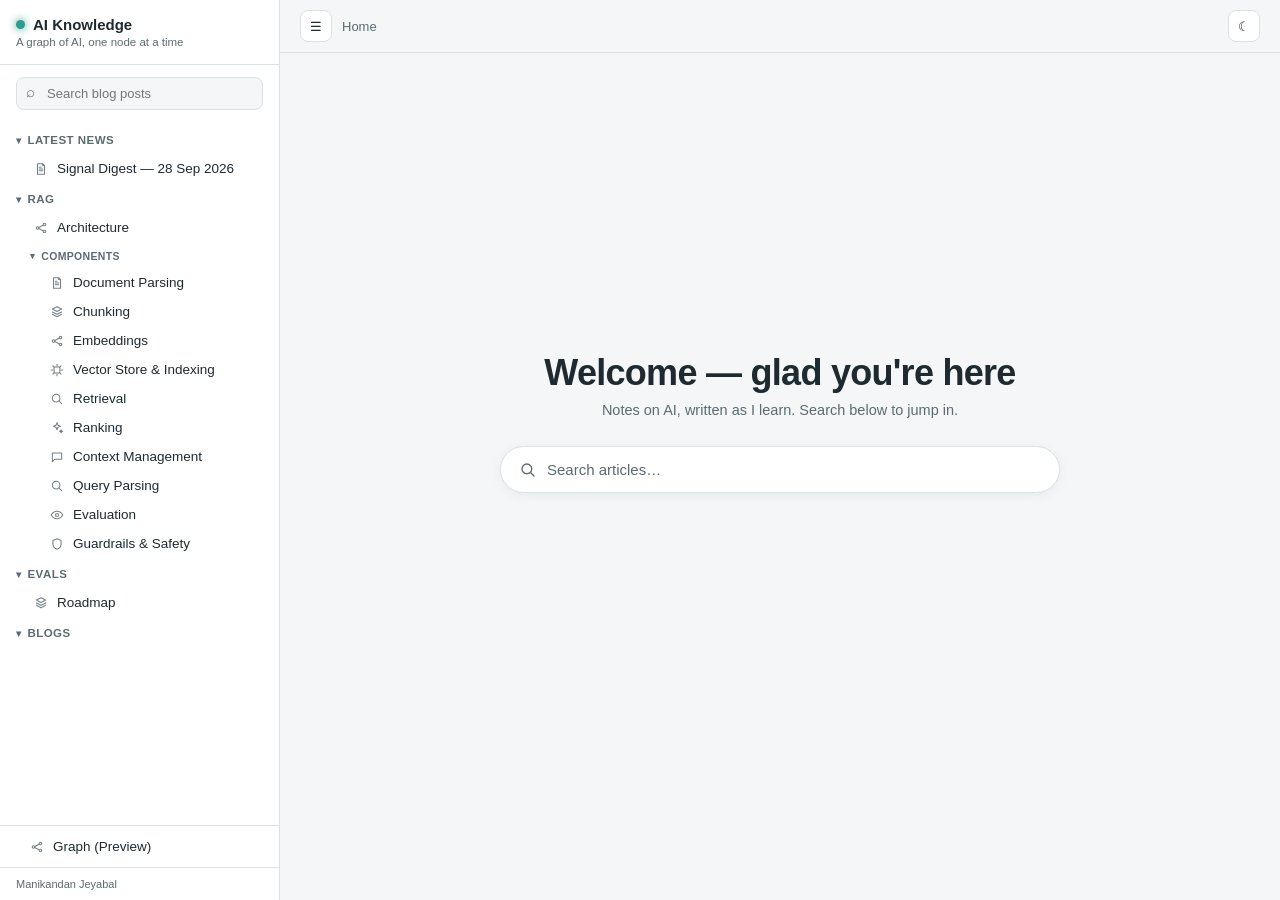
<file: index.html>
<!DOCTYPE html>
<html lang="en">
<head>
<meta charset="UTF-8" />
<meta name="viewport" content="width=device-width, initial-scale=1.0" />
<title>AI Knowledge</title>
<meta name="description" content="An interactive graph of AI knowledge — topics, workflows, and articles." />
<link rel="stylesheet" href="css/style.css" />
<link rel="stylesheet" href="css/evals.css" />
<link rel="stylesheet" href="css/rag-page.css" />
<link rel="stylesheet" href="css/news-page.css" />
</head>
<body>
  <div class="app" id="app">
    <nav class="sidebar" id="sidebar"></nav>
    <div class="main">
      <div class="topbar">
        <button class="icon-btn" id="nav-toggle" title="Toggle menu">☰</button>
        <span class="breadcrumb" id="breadcrumb">Home</span>
        <span class="spacer"></span>
        <div class="topbar-center">
          <div class="search-bar" id="search-bar">
            <div class="search-bar-field">
              <span class="search-bar-icon" id="search-bar-icon"></span>
              <input type="text" id="global-search" class="search-bar-input" placeholder="Search topics & posts…" autocomplete="off" />
              <kbd>⌘K</kbd>
            </div>
            <div class="search-dropdown" id="search-dropdown" hidden></div>
          </div>
        </div>
        <button class="icon-btn" id="theme-toggle" title="Toggle theme">☾</button>
      </div>
      <div id="main-content"></div>
    </div>
  </div>

  <script src="js/theme.js"></script>
  <script src="js/icons.js"></script>
  <script src="js/markdown.js"></script>
  <script src="js/graph.js"></script>
  <script src="js/sidebar.js"></script>
  <script src="js/evals.js"></script>
  <script src="js/ragPage.js"></script>
  <script src="js/modal.js"></script>
  <script src="js/palette.js"></script>
  <script src="js/app.js"></script>
</body>
</html>
</file>
<file: css/style.css>
:root {
  --bg: #f4f6f7;
  --bg-elevated: #ffffff;
  --text: #1e2a30;
  --text-dim: #5c6b72;
  --border: #dbe2e4;
  --accent: #2a9d8f;
  --accent-2: #3fb8a8;
  --accent-3: #c2542c;
  --node-fill: #ffffff;
  --node-stroke: #2a9d8f;
  --edge: #cfd8da;
  --shadow: 0 2px 12px rgba(20, 34, 38, 0.06);
  --radius: 14px;
  --font: -apple-system, BlinkMacSystemFont, "Segoe UI", Roboto, Inter, sans-serif;
  --mono: "SF Mono", Menlo, Consolas, monospace;
}

[data-theme="dark"] {
  --bg: #10181a;
  --bg-elevated: #162023;
  --text: #e7edee;
  --text-dim: #93a3a7;
  --border: #253337;
  --accent: #45c4b3;
  --accent-2: #2a9d8f;
  --accent-3: #e8896b;
  --node-fill: #182226;
  --node-stroke: #45c4b3;
  --edge: #2c3d41;
  --shadow: 0 2px 16px rgba(0, 0, 0, 0.4);
}

* { box-sizing: border-box; }

html, body {
  margin: 0;
  padding: 0;
  background: var(--bg);
  color: var(--text);
  font-family: var(--font);
  height: 100%;
}

a { color: var(--accent); text-decoration: none; }
a:hover { text-decoration: underline; }

button {
  font-family: inherit;
  cursor: pointer;
  border: 1px solid var(--border);
  background: var(--bg-elevated);
  color: var(--text);
  border-radius: 8px;
  padding: 6px 10px;
}
button:hover { border-color: var(--accent); }

/* ---------- Layout ---------- */

.app {
  display: grid;
  grid-template-columns: 280px 1fr;
  height: 100vh;
  overflow: hidden;
  transition: grid-template-columns 0.2s ease;
}
.app.sidebar-collapsed {
  grid-template-columns: 0px 1fr;
}

.main {
  grid-column: 2;
  overflow-y: auto;
  height: 100vh;
  position: relative;
}

/* ---------- Sidebar ---------- */

.sidebar {
  border-right: 1px solid var(--border);
  background: var(--bg-elevated);
  display: flex;
  flex-direction: column;
  overflow: hidden;
  white-space: nowrap;
}

.sidebar-header {
  padding: 16px;
  border-bottom: 1px solid var(--border);
}

.sidebar-title {
  font-weight: 700;
  font-size: 15px;
  display: flex;
  align-items: center;
  gap: 8px;
  color: var(--text);
}
.sidebar-title:hover { text-decoration: none; color: var(--accent); }
.sidebar-title .dot {
  width: 9px; height: 9px; border-radius: 50%;
  background: var(--accent);
  box-shadow: 0 0 8px var(--accent);
}
.sidebar-tagline {
  font-size: 11.5px;
  color: var(--text-dim);
  margin-top: 3px;
}

.search-box {
  margin: 12px 16px;
  position: relative;
}
.search-box input {
  width: 100%;
  padding: 8px 10px 8px 30px;
  border-radius: 8px;
  border: 1px solid var(--border);
  background: var(--bg);
  color: var(--text);
  font-size: 13px;
}
.search-box::before {
  content: "⌕";
  position: absolute;
  left: 10px; top: 6px;
  color: var(--text-dim);
  font-size: 15px;
}

.nav-scroll {
  overflow-y: auto;
  flex: 1;
  padding: 4px 8px 16px;
}

.nav-group { margin-bottom: 2px; }
.nav-group-header {
  display: flex;
  align-items: center;
  gap: 6px;
  padding: 8px 8px;
  font-size: 11.5px;
  font-weight: 700;
  text-transform: uppercase;
  letter-spacing: 0.04em;
  color: var(--text-dim);
  cursor: pointer;
  border-radius: 6px;
  user-select: none;
}
.nav-group-header:hover { background: var(--bg); color: var(--text); }
.nav-group-header .chevron {
  transition: transform 0.15s ease;
  font-size: 10px;
}
.nav-group.collapsed .chevron { transform: rotate(-90deg); }
.nav-group.collapsed .nav-items { display: none; }

.nav-items { padding-left: 4px; }
.nav-item {
  display: flex;
  align-items: center;
  gap: 9px;
  padding: 7px 10px 7px 22px;
  font-size: 13.5px;
  border-radius: 6px;
  color: var(--text);
  position: relative;
}
.nav-item:hover { background: var(--bg); text-decoration: none; }
.nav-item.active { background: var(--accent); color: white; }
.nav-item.hidden { display: none; }
.nav-item-icon {
  display: flex;
  flex: 0 0 auto;
  color: var(--text-dim);
  opacity: 0.85;
}
.nav-item.active .nav-item-icon { color: white; opacity: 1; }
.nav-item-text { overflow: hidden; text-overflow: ellipsis; white-space: nowrap; }

.nav-subgroup { margin: 2px 0; }
.nav-subgroup-header {
  display: flex;
  align-items: center;
  gap: 6px;
  padding: 6px 8px 6px 18px;
  font-size: 10.5px;
  font-weight: 700;
  text-transform: uppercase;
  letter-spacing: 0.03em;
  color: var(--text-dim);
  cursor: pointer;
  border-radius: 6px;
  user-select: none;
}
.nav-subgroup-header:hover { background: var(--bg); color: var(--text); }
.nav-subgroup-header .chevron { transition: transform 0.15s ease; font-size: 9px; }
.nav-subgroup.collapsed .chevron { transform: rotate(-90deg); }
.nav-subgroup.collapsed .nav-items { display: none; }
.nav-subgroup .nav-item { padding-left: 34px; }
.nav-subgroup-header a.nav-subgroup-link {
  flex: 1; color: inherit; overflow: hidden; text-overflow: ellipsis; white-space: nowrap;
}
.nav-subgroup-header a.nav-subgroup-link:hover { color: var(--accent); }

.sidebar-pinned {
  padding: 6px 8px;
  border-top: 1px solid var(--border);
}

.sidebar-footer {
  padding: 10px 16px;
  border-top: 1px solid var(--border);
  display: flex;
  justify-content: space-between;
  align-items: center;
}

/* ---------- Topbar ---------- */

.topbar {
  position: sticky;
  top: 0;
  z-index: 20;
  display: flex;
  align-items: center;
  gap: 10px;
  padding: 10px 20px;
  background: color-mix(in srgb, var(--bg) 88%, transparent);
  backdrop-filter: blur(8px);
  border-bottom: 1px solid var(--border);
}
.topbar-center {
  position: absolute;
  left: 50%;
  top: 50%;
  transform: translate(-50%, -50%);
}
.icon-btn {
  width: 32px; height: 32px;
  display: flex; align-items: center; justify-content: center;
  padding: 0; border-radius: 8px;
}
.breadcrumb { font-size: 13px; color: var(--text-dim); }
.breadcrumb b { color: var(--text); }
.breadcrumb .crumb-home { color: var(--text-dim); }
.breadcrumb .crumb-home:hover { color: var(--accent); text-decoration: none; }
.spacer { flex: 1; }

/* ---------- Home search page ---------- */

.home-search-page {
  min-height: calc(100vh - 53px);
  display: flex;
  align-items: center;
  justify-content: center;
  padding: 20px;
}
.home-search-hero {
  width: 100%;
  display: flex;
  flex-direction: column;
  align-items: center;
  text-align: center;
  transform: translateY(-6vh);
}
.home-logo {
  font-size: 36px;
  letter-spacing: -0.02em;
  margin: 0 0 8px;
}
.home-tagline {
  color: var(--text-dim);
  font-size: 14.5px;
  margin: 0 0 28px;
}
.search-bar.search-bar-lg {
  width: min(560px, 90vw);
}
.search-bar-lg .search-bar-field {
  padding: 13px 18px;
  border-radius: 999px;
  box-shadow: var(--shadow);
}
.search-bar-lg .search-bar-input {
  font-size: 15px;
}

/* ---------- Graph preview ---------- */

.graph-wrap {
  margin: 0 20px 24px;
  border: 1px solid var(--border);
  border-radius: var(--radius);
  background: var(--bg-elevated);
  box-shadow: var(--shadow);
  overflow: hidden;
  position: relative;
  height: calc(100vh - 190px);
  min-height: 480px;
}
.graph-canvas {
  width: 100%;
  height: 100%;
}
.graph-wrap svg {
  width: 100%;
  height: 100%;
  cursor: grab;
  display: block;
}
.graph-wrap svg:active { cursor: grabbing; }

.graph-hint {
  position: absolute;
  bottom: 10px; left: 12px;
  font-size: 11px;
  color: var(--text-dim);
  background: color-mix(in srgb, var(--bg-elevated) 80%, transparent);
  padding: 4px 8px;
  border-radius: 6px;
  pointer-events: none;
}

.graph-controls {
  position: absolute;
  top: 10px; right: 10px;
  display: flex;
  gap: 6px;
}

.node-circle {
  fill: var(--node-fill);
  stroke: var(--node-stroke);
  stroke-width: 2px;
  transition: r 0.15s ease, filter 0.15s ease;
  cursor: pointer;
}
.node-circle.blog { stroke: var(--accent-3); stroke-dasharray: 4 3; }
.node-circle.rag { stroke: var(--accent-2); }
.node-group:hover .node-circle {
  filter: drop-shadow(0 0 8px var(--node-stroke));
}
.node-label {
  font-size: 11px;
  fill: var(--text);
  pointer-events: none;
  font-family: var(--font);
  text-anchor: middle;
}
.edge-line {
  stroke: var(--edge);
  stroke-width: 1.4px;
}
.node-group.dimmed { opacity: 0.25; }
.edge-line.dimmed { opacity: 0.12; }

/* ---------- Search bar ---------- */

.search-bar {
  position: relative;
  width: 380px;
}
.search-bar-field {
  display: flex;
  align-items: center;
  gap: 8px;
  padding: 8px 12px;
  background: var(--bg-elevated);
  border: 1px solid var(--border);
  border-radius: 999px;
  transition: border-color .15s;
}
.search-bar-field:focus-within {
  border-color: var(--accent);
}
.search-bar-icon { color: var(--text-dim); display: flex; flex: 0 0 auto; }
.search-bar-input {
  flex: 1;
  border: none;
  outline: none;
  background: transparent;
  color: var(--text);
  font-size: 13px;
  font-family: inherit;
}
.search-bar-input::placeholder { color: var(--text-dim); }
.search-bar-field kbd {
  font-family: var(--mono);
  font-size: 10.5px;
  color: var(--text-dim);
  border: 1px solid var(--border);
  border-radius: 4px;
  padding: 1px 5px;
}
.search-dropdown {
  position: absolute;
  top: calc(100% + 8px);
  left: 0;
  right: 0;
  background: var(--bg-elevated);
  border: 1px solid var(--border);
  border-radius: 12px;
  box-shadow: var(--shadow);
  padding: 6px;
  max-height: 340px;
  overflow-y: auto;
  z-index: 100;
}
.search-dropdown[hidden] { display: none; }
.palette-row {
  display: flex;
  align-items: center;
  gap: 10px;
  padding: 9px 10px;
  border-radius: 8px;
  cursor: pointer;
  font-size: 13.5px;
}
.palette-row-icon { color: var(--text-dim); display: flex; flex: 0 0 auto; }
.palette-row-title { flex: 1; color: var(--text); }
.palette-row-meta { font-size: 11.5px; color: var(--text-dim); }
.palette-row.selected { background: var(--accent); }
.palette-row.selected .palette-row-title,
.palette-row.selected .palette-row-meta,
.palette-row.selected .palette-row-icon { color: white; }
.palette-empty { padding: 20px; text-align: center; color: var(--text-dim); font-size: 13px; }

/* ---------- Content pages ---------- */

.page {
  max-width: 760px;
  margin: 0 auto;
  padding: 28px 24px 80px;
}
.page-eyebrow {
  font-size: 12px;
  text-transform: uppercase;
  letter-spacing: 0.05em;
  color: var(--accent);
  font-weight: 700;
  margin-bottom: 6px;
}
.page h1 { font-size: 28px; margin: 0 0 14px; }
.page-meta { color: var(--text-dim); font-size: 13px; margin-bottom: 22px; }
.page-summary {
  font-size: 15.5px;
  color: var(--text-dim);
  border-left: 3px solid var(--accent);
  padding-left: 14px;
  margin-bottom: 24px;
}
.md-body { font-size: 15.5px; line-height: 1.7; }
.md-body h2 { font-size: 19px; margin-top: 32px; }
.md-body h3 { font-size: 16px; margin-top: 24px; }
.md-body p { margin: 12px 0; }
.md-body ul { padding-left: 22px; }
.md-body li { margin: 6px 0; }
.md-body code {
  background: var(--bg-elevated);
  border: 1px solid var(--border);
  border-radius: 4px;
  padding: 1px 5px;
  font-family: var(--mono);
  font-size: 0.9em;
}
.md-body em { color: var(--text-dim); }

.related-chips {
  margin-top: 30px;
  padding-top: 18px;
  border-top: 1px solid var(--border);
  display: flex;
  flex-wrap: wrap;
  gap: 8px;
}
.chip {
  display: inline-block;
  padding: 6px 12px;
  border-radius: 999px;
  border: 1px solid var(--border);
  background: var(--bg-elevated);
  font-size: 12.5px;
  color: var(--text);
}
.chip:hover { border-color: var(--accent); text-decoration: none; }
.chip.blog { border-color: var(--accent-3); }
.chip.rag { border-color: var(--accent-2); }

/* ---------- Blog list ---------- */

.blog-list { display: flex; flex-direction: column; gap: 4px; }
.blog-card {
  display: block;
  padding: 16px;
  border: 1px solid var(--border);
  border-radius: 10px;
  margin-bottom: 12px;
  background: var(--bg-elevated);
}
.blog-card:hover { border-color: var(--accent); text-decoration: none; }
.blog-card h3 { margin: 4px 0 6px; font-size: 17px; color: var(--text); }
.blog-card .date { font-size: 12px; color: var(--text-dim); }
.blog-card .summary { font-size: 13.5px; color: var(--text-dim); margin-top: 6px; }

.empty-state {
  color: var(--text-dim);
  padding: 60px 20px;
  text-align: center;
}

@media (max-width: 760px) {
  .app { grid-template-columns: 0px 1fr !important; }
  .sidebar {
    position: fixed;
    z-index: 40;
    top: 0; left: 0;
    height: 100vh;
    width: 260px;
    box-shadow: var(--shadow);
    transform: translateX(-100%);
    transition: transform 0.2s ease;
  }
  .app:not(.sidebar-collapsed) .sidebar { transform: translateX(0); }

  .topbar { padding: 10px 12px; gap: 8px; }
  .breadcrumb { display: none; }
  .topbar-center { position: static; top: auto; left: auto; transform: none; flex: 1; min-width: 0; }
  .search-bar { width: 100%; }
  .search-bar-field kbd { display: none; }
}
</file>
<file: css/evals.css>
/* EVALS roadmap — long-form reference page, styled with the site's own
   design tokens (css/style.css). Per-era accent colors are kept as a
   wayfinding device (module dot, left borders) but everything else —
   font, radius, card treatment — follows the rest of the app. */

.evals-page {
  --e0: #5b6e74; --e1: #3a5a7d; --e2: #2a9d8f; --e3: #5f7a2e; --e4: #8a6d1f;
  --e5: #c2542c; --e6: #9b3350; --e7: #6e3a7e; --e8: #2f3e8c; --e9: #155e63;

  display: grid;
  grid-template-columns: minmax(0, 1fr) 250px;
  gap: 48px;
  max-width: 1180px;
  margin: 0 auto;
  padding: 28px 24px 100px;
  align-items: start;
}
[data-theme="dark"] .evals-page {
  --e0: #93a7ad; --e1: #7ea0d6; --e2: #45c4b3; --e3: #9bc169; --e4: #d6b158;
  --e5: #e8896b; --e6: #dd7794; --e7: #bb84cb; --e8: #8298e0; --e9: #45b3b9;
}

.evals-page .hidden { display: none !important; }

/* ---------- hero ---------- */
.evals-content .hero { margin: 0 0 40px; }
.evals-content .hero h1 {
  font-size: clamp(28px, 4vw, 40px);
  line-height: 1.1;
  font-weight: 700;
  letter-spacing: -0.015em;
  margin: 0 0 14px;
  max-width: 16ch;
  color: var(--text);
}
.evals-content .hero .standfirst {
  font-size: 15.5px;
  color: var(--text-dim);
  max-width: 64ch;
  margin: 0 0 24px;
  line-height: 1.7;
}
.evals-content .hero .standfirst em { color: var(--text); font-style: italic; }

.evals-content .railfig {
  background: var(--bg-elevated);
  border: 1px solid var(--border);
  border-radius: var(--radius);
  padding: 18px 18px 12px;
  box-shadow: var(--shadow);
}
.evals-content .railfig svg { display: block; width: 100%; height: auto; }
.evals-content .figcap {
  font-family: var(--mono);
  font-size: 11px;
  color: var(--text-dim);
  margin-top: 10px;
  line-height: 1.6;
}

/* ---------- modules ---------- */
.evals-content .module {
  padding-top: 40px;
  margin-top: 32px;
  border-top: 1px solid var(--border);
  scroll-margin-top: 76px;
}
.evals-content .module:first-of-type { border-top: none; padding-top: 0; margin-top: 0; }
.evals-content .mhead {
  display: flex; gap: 14px; align-items: baseline; flex-wrap: wrap;
  margin-bottom: 8px;
}
.evals-content .mhead .era-yr {
  font-family: var(--mono); font-size: 11px; color: var(--era);
  border: 1px solid var(--era); padding: 3px 10px; border-radius: 999px;
  white-space: nowrap;
}
.evals-content .module h2 {
  font-size: 24px; font-weight: 700; letter-spacing: -0.01em;
  margin: 0; line-height: 1.2; color: var(--text);
}
.evals-content .module .intro { max-width: 70ch; color: var(--text-dim); font-size: 15px; line-height: 1.7; }
.evals-content .module .intro strong { color: var(--text); font-weight: 600; }
.evals-content h3 {
  font-size: 17px; font-weight: 700; margin: 30px 0 8px;
  letter-spacing: -0.005em; max-width: 60ch; color: var(--text);
}
.evals-content h4 { font-size: 14.5px; font-weight: 700; margin: 20px 0 6px; color: var(--text); }
.evals-content p { max-width: 72ch; margin: 10px 0; font-size: 15px; line-height: 1.7; color: var(--text); }
.evals-content ul, .evals-content ol { max-width: 72ch; padding-left: 22px; font-size: 15px; line-height: 1.7; }
.evals-content li { margin: 5px 0; }
.evals-content a { color: var(--accent); }
.evals-content a:hover { text-decoration: underline; }

/* ---------- metric entry ---------- */
.evals-content .metric {
  border: 1px solid var(--border);
  border-left: 3px solid var(--era);
  background: var(--bg-elevated);
  border-radius: var(--radius);
  padding: 16px 20px 18px;
  margin: 20px 0;
}
.evals-content .metric > .name {
  font-family: var(--mono); font-size: 13px; font-weight: 700; color: var(--era);
  display: flex; gap: 10px; align-items: baseline; flex-wrap: wrap; margin-bottom: 6px;
}
.evals-content .metric > .name .born { font-weight: 400; color: var(--text-dim); font-size: 11px; }
.evals-content .metric p { margin: 8px 0; max-width: 70ch; }
.evals-content .metric p:first-of-type { margin-top: 2px; }

/* ---------- formula ---------- */
.evals-content .f {
  font-family: var(--mono); font-size: 13px; line-height: 1.9;
  background: var(--bg); border: 1px solid var(--border); border-radius: 8px;
  padding: 12px 16px; margin: 12px 0; overflow-x: auto; white-space: pre;
  color: var(--text);
}
.evals-content .f .c { color: var(--text-dim); }
.evals-content .f b { color: var(--era); font-weight: 700; }
.evals-content code {
  font-family: var(--mono); font-size: 0.86em; background: var(--bg-elevated);
  border: 1px solid var(--border); padding: 1px 5px; border-radius: 4px;
}

/* ---------- w/w/w block ---------- */
.evals-content .www { margin: 14px 0 4px; display: grid; gap: 2px; }
.evals-content .www div {
  display: grid; grid-template-columns: 5.4rem 1fr; gap: 12px; align-items: baseline;
  padding: 6px 0; border-top: 1px dotted var(--border);
}
.evals-content .www div:first-child { border-top: 1px solid var(--border); }
.evals-content .www dt, .evals-content .www .k { font-family: var(--mono); font-size: 11px; color: var(--era); }
.evals-content .www .v { font-size: 14px; color: var(--text-dim); max-width: 64ch; }
.evals-content .www .v strong { color: var(--text); font-weight: 600; }

/* ---------- callouts ---------- */
.evals-content .ask {
  border: 1px solid var(--era); background: var(--bg-elevated);
  padding: 16px 20px; margin: 20px 0; border-radius: var(--radius);
}
.evals-content .ask .q { font-weight: 700; font-size: 15.5px; margin: 0 0 6px; max-width: 70ch; color: var(--text); }
.evals-content .ask .q::before {
  content: "Interview question "; font-family: var(--mono); font-size: 11px;
  color: var(--era); display: block; font-weight: 400; margin-bottom: 4px; letter-spacing: 0.01em;
}
.evals-content .ask p { font-size: 14.5px; color: var(--text-dim); margin: 8px 0; }
.evals-content .ask p strong { color: var(--text); }
.evals-content .trap {
  border: 1px solid var(--border); border-left: 3px solid var(--e5);
  background: var(--bg-elevated); border-radius: var(--radius);
  padding: 14px 18px; margin: 16px 0;
}
.evals-content .trap p { margin: 4px 0; font-size: 14.5px; color: var(--text-dim); }
.evals-content .trap p:first-child::before {
  content: "Where this breaks — "; font-family: var(--mono); font-size: 11px; color: var(--e5);
}

/* ---------- tables ---------- */
.evals-content .tw {
  overflow-x: auto; margin: 16px 0; border: 1px solid var(--border);
  border-radius: var(--radius); background: var(--bg-elevated);
}
.evals-content table { border-collapse: collapse; width: 100%; font-size: 13.5px; }
.evals-content th, .evals-content td {
  text-align: left; padding: 9px 14px; border-bottom: 1px solid var(--border); vertical-align: top;
}
.evals-content th {
  font-family: var(--mono); font-size: 11px; font-weight: 600; color: var(--text-dim);
  border-bottom: 1px solid var(--border); white-space: nowrap;
}
.evals-content td:first-child { font-family: var(--mono); font-size: 12px; color: var(--era); white-space: nowrap; }
.evals-content tbody tr:last-child td { border-bottom: none; }

.evals-content footer {
  margin-top: 48px; padding-top: 18px; border-top: 1px solid var(--border);
  font-family: var(--mono); font-size: 11.5px; color: var(--text-dim); line-height: 1.7;
}

/* ---------- right rail (the "timeline") ---------- */
.evals-toggle { display: none; width: 100%; margin-bottom: 16px; text-align: left; }

.evals-rail {
  position: sticky; top: 66px; align-self: start;
  max-height: calc(100vh - 90px); overflow-y: auto; overscroll-behavior: contain;
  padding-left: 4px;
}
.evals-rail::-webkit-scrollbar { width: 6px; }
.evals-rail::-webkit-scrollbar-thumb { background: var(--border); border-radius: 4px; }

.evals-nav ol { list-style: none; margin: 0; padding: 0; }
.evals-nav li { position: relative; padding-left: 20px; margin-bottom: 2px; }
.evals-nav li::before {
  content: ""; position: absolute; left: 4px; top: 0; bottom: -2px; width: 1px; background: var(--border);
}
.evals-nav li:first-child::before { top: 10px; }
.evals-nav li:last-child::before { bottom: auto; height: 10px; }
.evals-nav li .dot {
  position: absolute; left: 1px; top: 8px; width: 7px; height: 7px; border-radius: 50%;
  background: var(--m, var(--accent)); transition: transform 0.18s ease;
}
.evals-nav a {
  display: block; text-decoration: none; color: var(--text); font-size: 13.5px;
  line-height: 1.32; padding: 5px 0; border-radius: 6px;
}
.evals-nav a:hover { color: var(--m, var(--accent)); text-decoration: none; }
.evals-nav a .yr { display: block; font-family: var(--mono); font-size: 10.5px; color: var(--text-dim); }
.evals-nav li.active::before { background: var(--m, var(--accent)); width: 2px; left: 3px; }
.evals-nav li.active .dot { transform: scale(1.7); }
.evals-nav li.active a { color: var(--m, var(--accent)); font-weight: 700; }
.evals-nav li.dimmed a { color: var(--text-dim); opacity: 0.55; }
.evals-nav li.dimmed .dot { opacity: 0.35; }

@media (prefers-reduced-motion: reduce) {
  .evals-nav li .dot { transition: none; }
}

@media (max-width: 960px) {
  .evals-page { grid-template-columns: minmax(0, 1fr); gap: 0; padding: 66px 16px 70px; }
  .evals-toggle {
    display: block; order: -2;
    position: fixed; top: 53px; left: 16px; right: 16px; z-index: 30;
    box-shadow: var(--shadow);
  }
  .evals-rail {
    order: -1; display: none; position: fixed; top: 97px; left: 16px; right: 16px;
    max-height: calc(100vh - 113px); overflow-y: auto; z-index: 30;
    padding: 14px; border: 1px solid var(--border);
    border-radius: var(--radius); background: var(--bg-elevated);
    box-shadow: var(--shadow);
  }
  .evals-page.rail-open .evals-rail { display: block; }
  .evals-content { order: 0; }
  .evals-content .www div { grid-template-columns: 1fr; gap: 2px; }
  .evals-content .metric { padding: 14px 16px 16px; }
}
</file>
<file: css/rag-page.css>
/* RAG content pages — shared base format for every RAG section/subsection.
   Same shape as css/evals.css (hero, sticky Contents rail, scrollspy,
   module-spaced sections) but generalized: single accent instead of a
   per-era palette, and the rail is built at runtime from whatever <h2>s
   the page actually has, not a hardcoded module list. */

.rag-page {
  display: grid;
  grid-template-columns: minmax(0, 1fr) 230px;
  gap: 48px;
  max-width: 1100px;
  margin: 0 auto;
  padding: 28px 24px 100px;
  align-items: start;
}
.rag-page.no-rail { grid-template-columns: minmax(0, 1fr); max-width: 780px; }

/* ---------- hero ---------- */
.rag-content .hero { margin: 0 0 36px; }
.rag-content .hero h1 {
  font-size: clamp(26px, 3.6vw, 36px);
  line-height: 1.15;
  font-weight: 700;
  letter-spacing: -0.015em;
  margin: 0 0 12px;
  max-width: 20ch;
  color: var(--text);
}
.rag-content .hero .standfirst {
  font-size: 15.5px;
  color: var(--text-dim);
  max-width: 66ch;
  margin: 0;
  line-height: 1.7;
}
.rag-content .hero .standfirst em { color: var(--text); font-style: italic; }
.rag-content .hero .standfirst strong { color: var(--text); }

/* ---------- sections ---------- */
.rag-content > h2 {
  font-size: 22px; font-weight: 700; letter-spacing: -0.01em;
  margin: 0 0 10px; line-height: 1.2; color: var(--text);
  padding-top: 36px; margin-top: 32px; border-top: 1px solid var(--border);
  scroll-margin-top: 76px;
}
.rag-content > h2:first-of-type,
.rag-content > .hero + h2 {
  border-top: none; padding-top: 0; margin-top: 0;
}
.rag-content h3 {
  font-size: 16.5px; font-weight: 700; margin: 26px 0 8px;
  letter-spacing: -0.005em; max-width: 60ch; color: var(--text);
}
.rag-content h4 { font-size: 14.5px; font-weight: 700; margin: 18px 0 6px; color: var(--text); }
.rag-content p { max-width: 72ch; margin: 12px 0; font-size: 15px; line-height: 1.7; color: var(--text); }
.rag-content ul, .rag-content ol { max-width: 72ch; padding-left: 22px; font-size: 15px; line-height: 1.7; margin: 12px 0; }
.rag-content li { margin: 6px 0; }
.rag-content a { color: var(--accent); }
.rag-content a:hover { text-decoration: underline; }
.rag-content strong { color: var(--text); font-weight: 600; }
.rag-content em { color: var(--text-dim); }
.rag-content code {
  font-family: var(--mono); font-size: 0.86em; background: var(--bg-elevated);
  border: 1px solid var(--border); padding: 1px 5px; border-radius: 4px;
}
.rag-content pre {
  font-family: var(--mono); font-size: 13px; line-height: 1.7;
  background: var(--bg); border: 1px solid var(--border); border-radius: 8px;
  padding: 12px 16px; margin: 14px 0; overflow-x: auto;
}
.rag-content pre code { background: none; border: none; padding: 0; }

/* ---------- flow diagram figure ---------- */
.rag-content .flowfig {
  background: var(--bg-elevated); border: 1px solid var(--border);
  border-radius: var(--radius); padding: 18px 18px 14px; margin: 18px 0;
  box-shadow: var(--shadow);
}
.rag-content .flowfig svg { display: block; width: 100%; height: auto; }
.rag-content .figcap {
  font-size: 12.5px; color: var(--text-dim); margin-top: 12px; line-height: 1.6;
}
.rag-content .figcap strong { color: var(--text); }

/* ---------- callout ---------- */
.rag-content .callout {
  border: 1px solid var(--accent); background: var(--bg-elevated);
  border-radius: var(--radius); padding: 14px 18px; margin: 18px 0;
}
.rag-content .callout p { margin: 6px 0; font-size: 14.5px; color: var(--text-dim); }
.rag-content .callout p:first-child { margin-top: 0; }
.rag-content .callout p strong { color: var(--text); }
.rag-content .callout .label {
  font-family: var(--mono); font-size: 11px; color: var(--accent);
  display: block; margin-bottom: 6px; letter-spacing: 0.01em;
}

/* ---------- footer: tags + related ---------- */
.rag-content .rag-footer {
  margin-top: 40px; padding-top: 20px; border-top: 1px solid var(--border);
}
.rag-content .rag-tags-label {
  font-family: var(--mono); font-size: 11px; color: var(--text-dim);
  text-transform: uppercase; letter-spacing: 0.06em; margin: 0 0 8px;
}
.rag-content .rag-tags { margin-bottom: 18px; }
.rag-content .rag-tags .rag-tags-label { display: block; }
.rag-content .tag-chip {
  display: inline-block; margin: 0 6px 6px 0; padding: 4px 10px;
  border-radius: 999px; border: 1px dashed var(--border);
  font-family: var(--mono); font-size: 11.5px; color: var(--text-dim);
  background: var(--bg-elevated);
}
.rag-content .related-chips { margin-top: 0; padding-top: 0; border-top: none; }
.rag-content .chip { color: var(--text); }
.rag-content .chip:hover { color: var(--text); }

/* ---------- tables ---------- */
.rag-content .tw {
  overflow-x: auto; margin: 16px 0; border: 1px solid var(--border);
  border-radius: var(--radius); background: var(--bg-elevated);
}
.rag-content table { border-collapse: collapse; width: 100%; font-size: 13.5px; }
.rag-content th, .rag-content td {
  text-align: left; padding: 9px 14px; border-bottom: 1px solid var(--border); vertical-align: top;
}
.rag-content th {
  font-family: var(--mono); font-size: 11px; font-weight: 600; color: var(--text-dim); white-space: nowrap;
}
.rag-content tbody tr:last-child td { border-bottom: none; }

/* ---------- right rail (Contents / scrollspy) ---------- */
.rag-toggle { display: none; width: 100%; margin-bottom: 16px; text-align: left; }

.rag-rail {
  position: sticky; top: 66px; align-self: start;
  max-height: calc(100vh - 90px); overflow-y: auto; overscroll-behavior: contain;
  padding-left: 4px;
}
.rag-rail::-webkit-scrollbar { width: 6px; }
.rag-rail::-webkit-scrollbar-thumb { background: var(--border); border-radius: 4px; }

.rag-nav { font-family: inherit; }
.rag-nav .rag-nav-label {
  font-family: var(--mono); font-size: 11px; color: var(--text-dim);
  text-transform: uppercase; letter-spacing: 0.06em; margin: 0 0 10px 20px;
}
.rag-nav ol { list-style: none; margin: 0; padding: 0; }
.rag-nav li { position: relative; padding-left: 20px; margin-bottom: 2px; }
.rag-nav li::before {
  content: ""; position: absolute; left: 4px; top: 0; bottom: -2px; width: 1px; background: var(--border);
}
.rag-nav li:first-child::before { top: 10px; }
.rag-nav li:last-child::before { bottom: auto; height: 10px; }
.rag-nav li .dot {
  position: absolute; left: 1px; top: 8px; width: 7px; height: 7px; border-radius: 50%;
  background: var(--accent); transition: transform 0.18s ease;
}
.rag-nav a {
  display: block; text-decoration: none; color: var(--text); font-size: 13.5px;
  line-height: 1.32; padding: 5px 0; border-radius: 6px;
}
.rag-nav a:hover { color: var(--accent); text-decoration: none; }
.rag-nav li.active::before { background: var(--accent); width: 2px; left: 3px; }
.rag-nav li.active .dot { transform: scale(1.7); }
.rag-nav li.active a { color: var(--accent); font-weight: 700; }

@media (prefers-reduced-motion: reduce) {
  .rag-nav li .dot { transition: none; }
}

@media (max-width: 960px) {
  .rag-page { grid-template-columns: minmax(0, 1fr); gap: 0; padding: 66px 16px 70px; }
  .rag-page.no-rail { padding: 28px 16px 70px; }
  .rag-toggle {
    display: block; order: -2;
    position: fixed; top: 53px; left: 16px; right: 16px; z-index: 30;
    box-shadow: var(--shadow);
  }
  .rag-rail {
    order: -1; display: none; position: fixed; top: 97px; left: 16px; right: 16px;
    max-height: calc(100vh - 113px); overflow-y: auto; z-index: 30;
    padding: 14px; border: 1px solid var(--border);
    border-radius: var(--radius); background: var(--bg-elevated);
    box-shadow: var(--shadow);
  }
  .rag-page.rail-open .rag-rail { display: block; }
  .rag-content { order: 0; }
}
</file>
<file: css/news-page.css>
/* News digest content — category colors + card/grid/modal components used by
   content/news/*.html. Mounted through RagPage exactly like a RAG section
   (see js/ragPage.js), so the hero, h2 module dividers, and Contents rail
   all come from css/rag-page.css. Everything digest-specific here is scoped
   under .rag-content so it never leaks onto other RAG pages. */

:root {
  --cat-buzz: #c2542c;
  --cat-labs: #6a6f9e;
  --cat-open: #2a9d8f;
  --cat-platform: #3d7a94;
  --cat-video: #a24f74;
  --cat-github: #a67c27;
  --cat-safety: #a1493a;
}
[data-theme="dark"] {
  --cat-buzz: #e8896b;
  --cat-labs: #9ba0e0;
  --cat-open: #45c4b3;
  --cat-platform: #7fb8d6;
  --cat-video: #d98fab;
  --cat-github: #d4a94f;
  --cat-safety: #d97b66;
}

.rag-content .digest-meta { display: flex; align-items: center; gap: 8px; font-size: 12.5px; color: var(--text-dim); margin: -6px 0 0; }
.rag-content .info-btn { width: 26px; height: 26px; border-radius: 50%; display: inline-flex; align-items: center; justify-content: center; padding: 0; flex: none; color: var(--text-dim); border: 1px solid var(--border); background: var(--bg-elevated); cursor: pointer; }
.rag-content .info-btn:hover { color: var(--accent); border-color: var(--accent); }
.rag-content .info-btn svg { width: 14px; height: 14px; }

.rag-content .section-eyebrow { font-family: var(--mono); font-size: 11px; letter-spacing: .08em; text-transform: uppercase; display: inline-flex; align-items: center; gap: 8px; }
.rag-content .section-dot { width: 8px; height: 8px; border-radius: 50%; flex: none; display: inline-block; }
.rag-content .section-count { font-family: var(--mono); font-size: 11.5px; color: var(--text-dim); margin-left: 10px; }
.rag-content .section-sub { color: var(--text-dim); font-size: 13.5px; margin: 6px 0 16px; max-width: 66ch; line-height: 1.6; }

.rag-content .mega-block { display: flex; flex-direction: column; gap: 8px; }
.rag-content .sub-stack { display: flex; flex-direction: column; gap: 26px; margin: 18px 0 0 4px; padding-left: 18px; border-left: 2px solid var(--border); }
.rag-content .sub-block h3 { font-size: 16px; font-weight: 700; margin: 0 0 4px; }
.rag-content .sub-head-row { display: flex; align-items: baseline; gap: 8px; margin-bottom: 2px; }

/* ---------- cards ---------- */
.rag-content .grid { display: grid; grid-template-columns: repeat(auto-fill, minmax(270px, 1fr)); gap: 14px; margin-top: 6px; }
.rag-content .grid.grid-1col { grid-template-columns: 1fr; }
.rag-content .card { background: var(--bg-elevated); border: 1px solid var(--border); border-radius: var(--radius); padding: 16px 18px; box-shadow: var(--shadow); display: flex; flex-direction: column; gap: 9px; }
.rag-content .card-eyebrow { font-family: var(--mono); font-size: 11px; letter-spacing: .06em; text-transform: uppercase; }
.rag-content .card-title { font-size: 15px; font-weight: 700; line-height: 1.35; }
.rag-content .card-summary { color: var(--text-dim); font-size: 13.5px; line-height: 1.6; margin: 0; }
.rag-content .card-footer { margin-top: auto; display: flex; flex-direction: column; gap: 8px; padding-top: 2px; }
.rag-content .source-row { display: flex; align-items: center; justify-content: space-between; gap: 8px; }
.rag-content .source-badge { font-family: var(--mono); font-size: 11.5px; color: var(--text-dim); }
.rag-content .status-pill { font-family: var(--mono); font-size: 10.5px; padding: 2px 7px; border-radius: 20px; border: 1px dashed var(--border); }
.rag-content .status-new { color: var(--accent); border-color: color-mix(in srgb, var(--accent) 55%, transparent); }
.rag-content .status-updated { color: var(--accent-3); border-color: color-mix(in srgb, var(--accent-3) 55%, transparent); }
.rag-content .type-badge { font-family: var(--mono); font-size: 10.5px; letter-spacing: .04em; text-transform: uppercase; padding: 2px 8px; border-radius: 5px; border: 1px solid var(--border); }
.rag-content .ref-links { display: flex; gap: 6px; flex-wrap: wrap; }
.rag-content .ref-link { font-size: 12px; padding: 4px 9px; border-radius: 7px; border: 1px solid var(--border); text-decoration: none; color: var(--text); display: inline-flex; align-items: center; gap: 5px; background: var(--bg-elevated); cursor: pointer; font-family: inherit; }
.rag-content .ref-link:hover { border-color: var(--accent); color: var(--accent); text-decoration: none; }
.rag-content .ref-link.emphasis { border-style: dashed; border-color: var(--accent); color: var(--accent); font-weight: 600; }
.rag-content .video-note { font-size: 12.5px; color: var(--text-dim); margin: 0 0 8px; }
.rag-content .video-head-row { display: flex; align-items: center; justify-content: space-between; gap: 10px; }
.rag-content .play-btn { width: 34px; height: 34px; border-radius: 50%; background: var(--cat-video); display: flex; align-items: center; justify-content: center; color: #fff; border: 0; flex: none; }
.rag-content .play-btn svg { width: 13px; height: 13px; margin-left: 2px; }
.rag-content .duration-badge { font-family: var(--mono); font-size: 11px; color: var(--text-dim); }
.rag-content .tags-row { display: flex; gap: 6px; flex-wrap: wrap; }
.rag-content .tag-chip { display: inline-block; padding: 3px 9px; border-radius: 999px; border: 1px dashed var(--border); font-family: var(--mono); font-size: 10.5px; color: var(--text-dim); background: var(--bg-elevated); }
.rag-content .headline-card { border-left-width: 3px; border-left-style: solid; }
.rag-content .jump-link { font-family: var(--mono); font-size: 11.5px; color: var(--text-dim); text-decoration: none; display: inline-flex; align-items: center; gap: 4px; }
.rag-content .jump-link:hover { color: var(--accent); }
.rag-content .headline-empty { color: var(--text-dim); font-size: 13.5px; border: 1px dashed var(--border); border-radius: var(--radius); padding: 16px 18px; }

/* ---------- repo card ---------- */
.rag-content .repo-card { background: var(--bg-elevated); border: 1px solid var(--border); border-left: 3px solid var(--cat-github); border-radius: var(--radius); padding: 20px 22px; box-shadow: var(--shadow); display: flex; flex-direction: column; gap: 10px; margin-top: 6px; }
.rag-content .repo-head { display: flex; align-items: center; gap: 10px; flex-wrap: wrap; }
.rag-content .repo-name { font-family: var(--mono); font-size: 15px; font-weight: 700; }
.rag-content .repo-stats { display: flex; gap: 14px; font-family: var(--mono); font-size: 12px; color: var(--text-dim); margin-top: 2px; flex-wrap: wrap; }
.rag-content .lang-dot { width: 8px; height: 8px; border-radius: 50%; background: var(--cat-github); display: inline-block; margin-right: 5px; }

/* ---------- token-usage / citations panel inside the info modal ---------- */
.rag-content .digest-callout { border: 1px solid var(--border); background: var(--bg-elevated); border-radius: var(--radius); padding: 14px 18px; }
.rag-content .digest-callout .label { font-family: var(--mono); font-size: 11px; color: var(--accent); display: block; margin-bottom: 10px; letter-spacing: .03em; text-transform: uppercase; }
.rag-content .stat-grid { display: grid; grid-template-columns: repeat(auto-fit, minmax(116px, 1fr)); gap: 10px; }
.rag-content .stat-tile { background: var(--bg); border: 1px solid var(--border); border-radius: 10px; padding: 10px 13px; display: flex; flex-direction: column; gap: 3px; }
.rag-content .stat-value { font-family: var(--mono); font-size: 1.02rem; font-weight: 700; font-variant-numeric: tabular-nums; }
.rag-content .stat-label { font-size: 10.5px; color: var(--text-dim); }
.rag-content .cite-list { display: flex; flex-direction: column; border: 1px solid var(--border); border-radius: 10px; overflow: hidden; margin-top: 2px; }
.rag-content .cite-row { display: flex; justify-content: space-between; align-items: center; padding: 8px 13px; font-size: 13px; }
.rag-content .cite-row:not(:last-child) { border-bottom: 1px solid var(--border); }
.rag-content .cite-count { font-family: var(--mono); font-size: 11.5px; color: var(--text-dim); }

.rag-content footer { border-top: 1px solid var(--border); padding: 20px 0 0; margin-top: 20px; text-align: center; font-size: 12px; color: var(--text-dim); }
.rag-content footer code { font-family: var(--mono); background: var(--bg-elevated); border: 1px solid var(--border); padding: 2px 6px; border-radius: 5px; }

/* ---------- modal (AI Summary / refresh info) — fixed to the real viewport now
   that this content lives in the page directly instead of an iframe ---------- */
.rag-content .modal-backdrop { position: fixed; inset: 0; z-index: 100; background: rgba(10, 12, 10, .5); backdrop-filter: blur(2px); display: flex; align-items: flex-start; justify-content: center; padding: 48px 16px; opacity: 0; pointer-events: none; transition: opacity .18s ease; }
.rag-content .modal-backdrop.open { opacity: 1; pointer-events: auto; }
.rag-content .modal-panel { background: var(--bg-elevated); border: 1px solid var(--border); border-radius: var(--radius); max-width: 640px; width: 100%; max-height: calc(100vh - 96px); overflow-y: auto; box-shadow: 0 24px 64px rgba(0, 0, 0, .28); }
.rag-content .modal-head { position: sticky; top: 0; background: var(--bg-elevated); border-bottom: 1px solid var(--border); padding: 18px 20px; display: flex; align-items: flex-start; gap: 14px; z-index: 1; }
.rag-content .modal-thumb { width: 56px; height: 56px; border-radius: 10px; flex: none; display: flex; align-items: center; justify-content: center; color: #fff; }
.rag-content .modal-thumb svg { width: 19px; height: 19px; }
.rag-content .modal-head-text { flex: 1; min-width: 0; }
.rag-content .modal-head-text h3 { font-size: 16.5px; line-height: 1.3; margin: 4px 0 4px; font-weight: 700; }
.rag-content .modal-head-meta { font-family: var(--mono); font-size: 11px; color: var(--text-dim); }
.rag-content .modal-close { width: 28px; height: 28px; border-radius: 8px; padding: 0; flex: none; display: flex; align-items: center; justify-content: center; font-size: 1rem; line-height: 1; border: 1px solid var(--border); background: var(--bg-elevated); color: var(--text); cursor: pointer; }
.rag-content .modal-close:hover { border-color: var(--accent); }
.rag-content .modal-body { padding: 18px 22px 24px; display: flex; flex-direction: column; gap: 16px; }
.rag-content .modal-section { border-left: 2px solid var(--border); padding-left: 14px; display: flex; flex-direction: column; gap: 6px; }
.rag-content .modal-section h4 { font-family: var(--mono); font-size: 10.5px; letter-spacing: .07em; text-transform: uppercase; color: var(--text-dim); }
.rag-content .modal-section p { font-size: 13.5px; line-height: 1.65; color: var(--text); margin: 0; }
.rag-content .modal-section ul { margin: 0; padding-left: 18px; display: flex; flex-direction: column; gap: 5px; }
.rag-content .modal-section li { font-size: 13px; line-height: 1.55; color: var(--text); }
.rag-content .speaker-row { display: flex; align-items: center; gap: 8px; flex-wrap: wrap; }
.rag-content .speaker-github { font-family: var(--mono); font-size: 11.5px; padding: 3px 9px; border: 1px dashed var(--border); border-radius: 20px; text-decoration: none; color: var(--text); display: inline-flex; align-items: center; gap: 5px; }
.rag-content .speaker-github:hover { border-color: var(--cat-video); color: var(--cat-video); text-decoration: none; }
.rag-content .modal-foot { border-top: 1px solid var(--border); padding: 14px 22px 18px; }

@media (max-width: 640px) {
  .rag-content .modal-panel { max-height: calc(100vh - 32px); }
  .rag-content .modal-backdrop { padding: 16px; }
}
</file>
